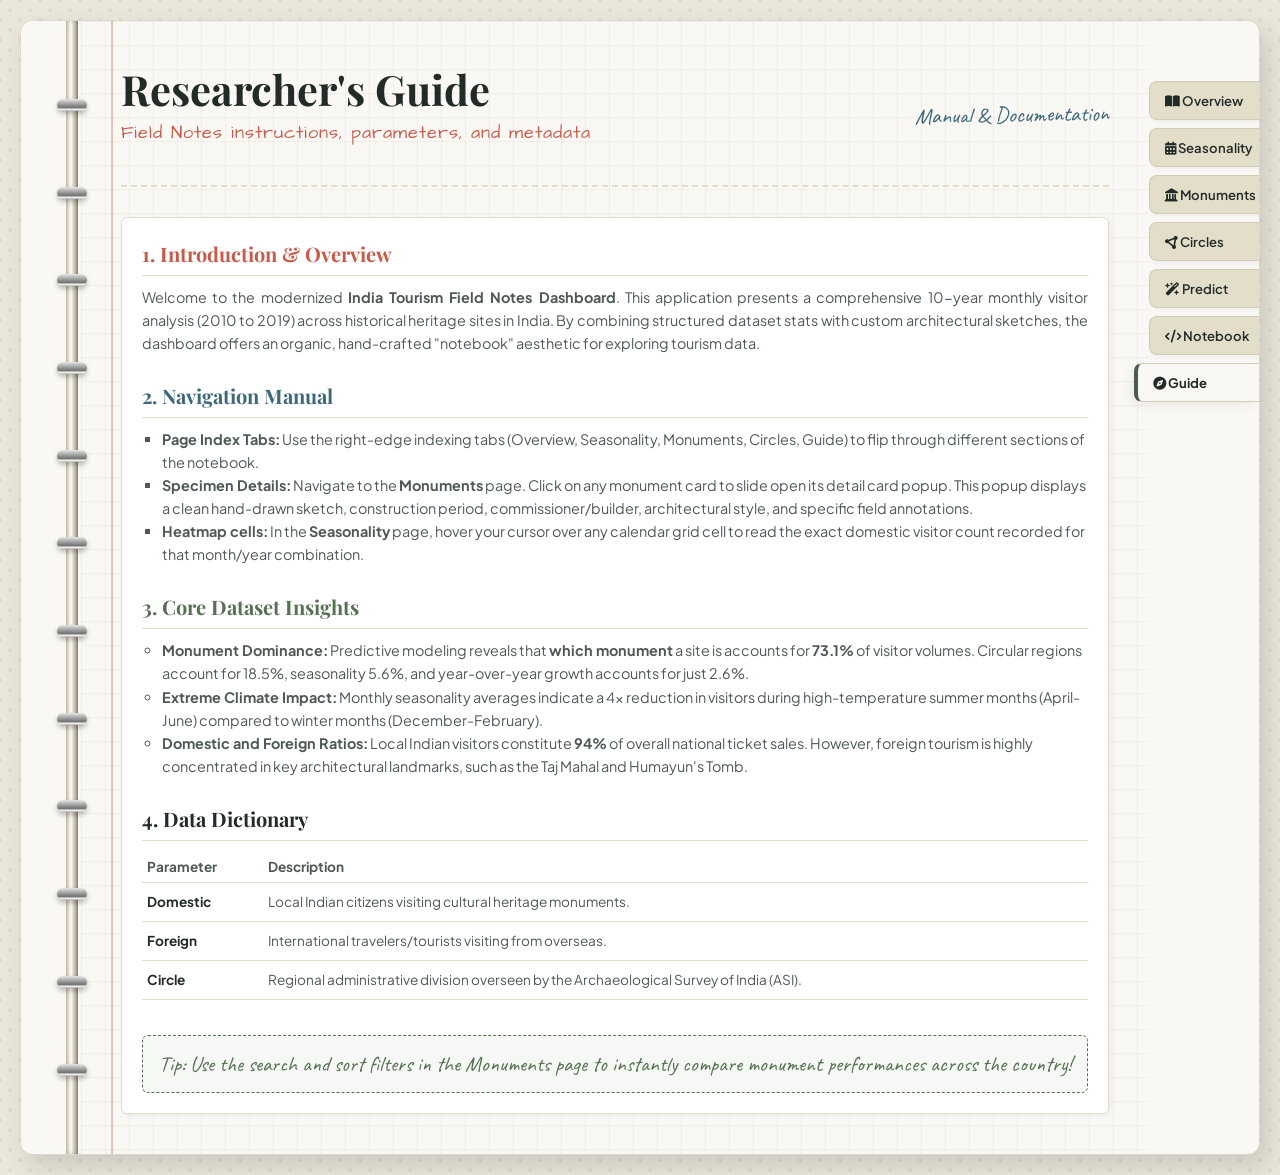
<file: guide.html>
<!DOCTYPE html>
<html lang="en">
<head>
    <meta charset="UTF-8">
    <meta name="viewport" content="width=device-width, initial-scale=1.0">
    <title>India Tourism Field Notes - Guide</title>
    <link rel="stylesheet" href="index.css">
    <link rel="stylesheet" href="https://cdnjs.cloudflare.com/ajax/libs/font-awesome/6.4.0/css/all.min.css">
</head>
<body>

    <!-- Notebook Container -->
    <div class="notebook">
        
        <!-- Spiral Spine Background -->
        <div class="notebook-spine"></div>
        
        <!-- Spiral Rings -->
        <div class="notebook-rings">
            <div class="ring"></div>
            <div class="ring"></div>
            <div class="ring"></div>
            <div class="ring"></div>
            <div class="ring"></div>
            <div class="ring"></div>
            <div class="ring"></div>
            <div class="ring"></div>
            <div class="ring"></div>
            <div class="ring"></div>
            <div class="ring"></div>
            <div class="ring"></div>
        </div>
        
        <!-- Navigation Divider Tabs -->
        <div class="notebook-tabs">
            <a href="index.html" class="tab-link tab-home" id="link-home">
                <i class="fa-solid fa-book-open"></i> Overview
            </a>
            <a href="seasonality.html" class="tab-link tab-season" id="link-season">
                <i class="fa-solid fa-calendar-days"></i> Seasonality
            </a>
            <a href="monuments.html" class="tab-link tab-monuments" id="link-monuments">
                <i class="fa-solid fa-landmark"></i> Monuments
            </a>
            <a href="circles.html" class="tab-link tab-circles" id="link-circles">
                <i class="fa-solid fa-circle-nodes"></i> Circles
            </a>
            <a href="predict.html" class="tab-link tab-predict" id="link-predict">
                <i class="fa-solid fa-wand-magic-sparkles"></i> Predict
            </a>
            <a href="notebook.html" class="tab-link tab-notebook" id="link-notebook">
                <i class="fa-solid fa-code"></i> Notebook
            </a>
            <a href="guide.html" class="tab-link tab-guide active" id="link-guide">
                <i class="fa-solid fa-compass"></i> Guide
            </a>
        </div>
        
        <!-- Notebook Ruled/Graph Paper Content -->
        <main class="paper-content">
            
            <!-- Journal Title Header -->
            <header class="header-actions">
                <div>
                    <h1 class="journal-title">Researcher's Guide</h1>
                    <div class="journal-subtitle">Field Notes instructions, parameters, and metadata</div>
                </div>
                <div class="handwritten-note">
                    Manual & Documentation
                </div>
            </header>
            
            <!-- Guide Document Sheet -->
            <div class="chart-container" style="flex: 1; overflow-y: auto; line-height: 1.6; font-size: 0.9rem;">
                
                <!-- Section 1 -->
                <div style="margin-bottom: 25px;">
                    <h3 style="font-family: var(--font-serif); font-size: 1.25rem; color: var(--accent-terracotta); border-bottom: 1px solid var(--paper-line); padding-bottom: 5px; margin-bottom: 10px;">
                        1. Introduction & Overview
                    </h3>
                    <p style="text-align: justify; color: var(--ink-medium);">
                        Welcome to the modernized <strong>India Tourism Field Notes Dashboard</strong>. This application presents a comprehensive 10-year monthly visitor analysis (2010 to 2019) across historical heritage sites in India. By combining structured dataset stats with custom architectural sketches, the dashboard offers an organic, hand-crafted "notebook" aesthetic for exploring tourism data.
                    </p>
                </div>
                
                <!-- Section 2 -->
                <div style="margin-bottom: 25px;">
                    <h3 style="font-family: var(--font-serif); font-size: 1.25rem; color: var(--accent-blue); border-bottom: 1px solid var(--paper-line); padding-bottom: 5px; margin-bottom: 10px;">
                        2. Navigation Manual
                    </h3>
                    <ul style="list-style-type: square; margin-left: 20px; color: var(--ink-medium);">
                        <li>
                            <strong>Page Index Tabs:</strong> Use the right-edge indexing tabs (Overview, Seasonality, Monuments, Circles, Guide) to flip through different sections of the notebook.
                        </li>
                        <li>
                            <strong>Specimen Details:</strong> Navigate to the <strong>Monuments</strong> page. Click on any monument card to slide open its detail card popup. This popup displays a clean hand-drawn sketch, construction period, commissioner/builder, architectural style, and specific field annotations.
                        </li>
                        <li>
                            <strong>Heatmap cells:</strong> In the <strong>Seasonality</strong> page, hover your cursor over any calendar grid cell to read the exact domestic visitor count recorded for that month/year combination.
                        </li>
                    </ul>
                </div>
                
                <!-- Section 3 -->
                <div style="margin-bottom: 25px;">
                    <h3 style="font-family: var(--font-serif); font-size: 1.25rem; color: var(--accent-moss); border-bottom: 1px solid var(--paper-line); padding-bottom: 5px; margin-bottom: 10px;">
                        3. Core Dataset Insights
                    </h3>
                    <ul style="list-style-type: circle; margin-left: 20px; color: var(--ink-medium);">
                        <li>
                            <strong>Monument Dominance:</strong> Predictive modeling reveals that <strong>which monument</strong> a site is accounts for <strong>73.1%</strong> of visitor volumes. Circular regions account for 18.5%, seasonality 5.6%, and year-over-year growth accounts for just 2.6%.
                        </li>
                        <li>
                            <strong>Extreme Climate Impact:</strong> Monthly seasonality averages indicate a 4x reduction in visitors during high-temperature summer months (April-June) compared to winter months (December-February).
                        </li>
                        <li>
                            <strong>Domestic and Foreign Ratios:</strong> Local Indian visitors constitute <strong>94%</strong> of overall national ticket sales. However, foreign tourism is highly concentrated in key architectural landmarks, such as the Taj Mahal and Humayun's Tomb.
                        </li>
                    </ul>
                </div>
                
                <!-- Section 4 -->
                <div style="margin-bottom: 15px;">
                    <h3 style="font-family: var(--font-serif); font-size: 1.25rem; color: var(--ink-dark); border-bottom: 1px solid var(--paper-line); padding-bottom: 5px; margin-bottom: 10px;">
                        4. Data Dictionary
                    </h3>
                    <table style="width: 100%; border-collapse: collapse; font-size: 0.85rem; text-align: left; margin-top: 10px;">
                        <thead>
                            <tr style="border-bottom: 1px solid var(--paper-line); font-weight: bold; color: var(--ink-medium);">
                                <th style="padding: 5px;">Parameter</th>
                                <th style="padding: 5px;">Description</th>
                            </tr>
                        </thead>
                        <tbody>
                            <tr style="border-bottom: 1px solid var(--paper-line);">
                                <td style="padding: 8px 5px; font-weight: bold;">Domestic</td>
                                <td style="padding: 8px 5px; color: var(--ink-medium);">Local Indian citizens visiting cultural heritage monuments.</td>
                            </tr>
                            <tr style="border-bottom: 1px solid var(--paper-line);">
                                <td style="padding: 8px 5px; font-weight: bold;">Foreign</td>
                                <td style="padding: 8px 5px; color: var(--ink-medium);">International travelers/tourists visiting from overseas.</td>
                            </tr>
                            <tr style="border-bottom: 1px solid var(--paper-line);">
                                <td style="padding: 8px 5px; font-weight: bold;">Circle</td>
                                <td style="padding: 8px 5px; color: var(--ink-medium);">Regional administrative division overseen by the Archaeological Survey of India (ASI).</td>
                            </tr>
                        </tbody>
                    </table>
                </div>
                
                <div style="margin-top: 20px; padding: 15px; background: rgba(85, 114, 80, 0.05); border: 1px dashed var(--accent-moss); border-radius: 6px;">
                    <p style="font-family: var(--font-hand); color: var(--accent-moss); font-size: 1.35rem; line-height: 1.2; text-align: center;">
                        Tip: Use the search and sort filters in the Monuments page to instantly compare monument performances across the country!
                    </p>
                </div>
                
            </div>
            
        </main>
        
    </div>

    <script src="app.js"></script>
</body>
</html>
</file>
<file: index.css>
/* Import premium typography from Google Fonts */
@import url('https://fonts.googleapis.com/css2?family=Architects+Daughter&family=Caveat:wght@400;700&family=Plus+Jakarta+Sans:wght@300;400;500;600;700&family=Playfair+Display:ital,wght@0,400;0,700;1,400&display=swap');

:root {
    /* Color Palette - Journal theme */
    --bg-paper: #faf8f5;
    --paper-line: #e3dec9;
    --paper-grid: rgba(227, 222, 201, 0.4);
    --ink-dark: #232b28;
    --ink-medium: #4e5954;
    --ink-light: #8b9690;

    /* Accents - Vintage ink shades */
    --accent-terracotta: #c85a49;
    --accent-blue: #3d687a;
    --accent-moss: #557250;
    --accent-mustard: #d4a343;

    /* Shadows - Soft pencil shades */
    --pencil-shadow-sm: 2px 2px 5px rgba(35, 43, 40, 0.06);
    --pencil-shadow: 4px 4px 12px rgba(35, 43, 40, 0.1);
    --pencil-shadow-lg: 8px 12px 24px rgba(35, 43, 40, 0.15);

    /* Fonts */
    --font-sans: 'Plus Jakarta Sans', sans-serif;
    --font-serif: 'Playfair Display', serif;
    --font-sketch: 'Architects Daughter', cursive;
    --font-hand: 'Caveat', cursive;
}

* {
    box-sizing: border-box;
    margin: 0;
    padding: 0;
}

body {
    background-color: #eae6db;
    background-image: radial-gradient(rgba(0, 0, 0, 0.05) 15%, transparent 15%),
        radial-gradient(rgba(0, 0, 0, 0.05) 15%, transparent 15%);
    background-size: 20px 20px;
    background-position: 0 0, 10px 10px;
    font-family: var(--font-sans);
    color: var(--ink-dark);
    min-height: 100vh;
    padding: 20px;
    display: flex;
    justify-content: center;
    align-items: center;
}

/* Notebook Container Layout */
.notebook {
    background: var(--bg-paper);
    width: 100%;
    max-width: 1280px;
    min-height: 850px;
    border-radius: 12px;
    box-shadow: var(--pencil-shadow-lg);
    position: relative;
    display: flex;
    flex-direction: column;
    overflow: hidden;
    border: 1px solid #dcd7c9;
}

/* Notebook Spine (Spiral effect) */
.notebook-spine {
    position: absolute;
    left: 45px;
    top: 0;
    bottom: 0;
    width: 12px;
    background: linear-gradient(90deg, #d3cbb5 0%, #ffffff 40%, #c4baa1 80%, #998e72 100%);
    box-shadow: inset 2px 0 5px rgba(0, 0, 0, 0.1), inset -2px 0 5px rgba(0, 0, 0, 0.1);
    z-index: 10;
}

/* Ring Bindings */
.notebook-rings {
    position: absolute;
    left: 36px;
    top: 0;
    bottom: 0;
    width: 30px;
    display: flex;
    flex-direction: column;
    justify-content: space-around;
    padding: 40px 0;
    z-index: 11;
    pointer-events: none;
}

.ring {
    width: 30px;
    height: 12px;
    background: linear-gradient(180deg, #e6e6e6 0%, #b3b3b3 30%, #737373 70%, #ffffff 90%, #999999 100%);
    border-radius: 6px;
    box-shadow: 0 3px 5px rgba(0, 0, 0, 0.25);
    margin: 15px 0;
}

/* Navigation Tabs (Right Side) */
.notebook-tabs {
    position: absolute;
    right: 0;
    top: 60px;
    display: flex;
    flex-direction: column;
    gap: 8px;
    z-index: 5;
}

.tab-link {
    display: block;
    width: 125px;
    padding: 10px 10px 10px 15px;
    background: #e3dec9;
    border: 1px solid #d3cbb5;
    border-right: none;
    border-radius: 8px 0 0 8px;
    color: var(--ink-dark);
    font-family: var(--font-sans);
    font-size: 0.82rem;
    font-weight: 600;
    text-decoration: none;
    transition: all 0.3s cubic-bezier(0.25, 0.8, 0.25, 1);
    transform: translateX(15px);
    box-shadow: var(--pencil-shadow-sm);
    cursor: pointer;
}

.tab-link:hover {
    transform: translateX(0);
}

.tab-link.active {
    background: var(--bg-paper);
    transform: translateX(0);
    border-left: 4px solid var(--accent-terracotta);
    font-weight: 700;
    box-shadow: -4px 4px 10px rgba(0, 0, 0, 0.05);
    z-index: 6;
}

/* Divider colors for active tabs (left-border indicator) */
.tab-home.active {
    border-left-color: var(--accent-terracotta);
}

.tab-season.active {
    border-left-color: var(--accent-blue);
}

.tab-monuments.active {
    border-left-color: var(--accent-moss);
}

.tab-circles.active {
    border-left-color: var(--accent-mustard);
}

.tab-predict.active {
    border-left-color: var(--accent-terracotta);
}

.tab-notebook.active {
    border-left-color: var(--accent-moss);
}

.tab-guide.active {
    border-left-color: var(--ink-medium);
}

/* Main Paper Content Area */
.paper-content {
    flex: 1;
    margin-left: 60px;
    /* offset for spine */
    margin-right: 110px;
    /* offset for tabs */
    padding: 40px;
    background-image:
        /* Graph paper grids */
        linear-gradient(var(--paper-grid) 1px, transparent 1px),
        linear-gradient(90deg, var(--paper-grid) 1px, transparent 1px);
    background-size: 24px 24px;
    position: relative;
    min-height: 850px;
    display: flex;
    flex-direction: column;
}

/* Margin lines on notebook paper */
.paper-content::before {
    content: '';
    position: absolute;
    left: 30px;
    top: 0;
    bottom: 0;
    width: 2px;
    background-color: rgba(200, 90, 73, 0.35);
    /* red margin line */
}

/* Typography styles */
h1.journal-title {
    font-family: var(--font-serif);
    font-size: 2.6rem;
    font-weight: 700;
    color: var(--ink-dark);
    margin-bottom: 5px;
    position: relative;
    display: inline-block;
}

.journal-subtitle {
    font-family: var(--font-sketch);
    font-size: 1.1rem;
    color: var(--accent-terracotta);
    margin-bottom: 25px;
    letter-spacing: 1px;
}

.handwritten-note {
    font-family: var(--font-hand);
    font-size: 1.4rem;
    color: var(--accent-blue);
    line-height: 1.2;
    transform: rotate(-1deg);
    display: inline-block;
}

/* Header Action Row */
.header-actions {
    display: flex;
    justify-content: space-between;
    align-items: center;
    border-bottom: 2px dashed var(--paper-line);
    padding-bottom: 15px;
    margin-bottom: 30px;
}

/* Card Styling - Specimen/Notebook style */
.specimen-card {
    background: #ffffff;
    border: 1px solid #e3dec9;
    border-radius: 6px;
    padding: 20px;
    box-shadow: var(--pencil-shadow-sm);
    position: relative;
    transition: transform 0.2s, box-shadow 0.2s;
    background-image: linear-gradient(rgba(240, 240, 240, 0.3) 1px, transparent 1px);
    background-size: 100% 20px;
}

.specimen-card:hover {
    transform: translateY(-2px);
    box-shadow: var(--pencil-shadow);
}

/* Pin / Tape Decorative element */
.tape {
    position: absolute;
    top: -10px;
    left: 50%;
    transform: translateX(-50%) rotate(-3deg);
    width: 80px;
    height: 20px;
    background: rgba(222, 212, 178, 0.4);
    box-shadow: 0 1px 3px rgba(0, 0, 0, 0.05);
    border-left: 1px dashed rgba(0, 0, 0, 0.1);
    border-right: 1px dashed rgba(0, 0, 0, 0.1);
    backdrop-filter: blur(1px);
}

/* Dashboard Summary Cards Grid */
.summary-grid {
    display: grid;
    grid-template-columns: repeat(4, 1fr);
    gap: 20px;
    margin-bottom: 30px;
}

.summary-card {
    padding: 15px 20px;
    display: flex;
    flex-direction: column;
}

.summary-label {
    font-size: 0.8rem;
    text-transform: uppercase;
    letter-spacing: 1px;
    color: var(--ink-light);
    font-weight: 600;
}

.summary-val {
    font-size: 1.8rem;
    font-weight: 700;
    color: var(--ink-dark);
    margin: 5px 0;
    font-family: var(--font-serif);
}

.summary-sub {
    font-size: 0.8rem;
    color: var(--ink-medium);
}

/* Dashboard Visualizations Row */
.vis-row {
    display: grid;
    grid-template-columns: 2fr 1fr;
    gap: 25px;
    flex: 1;
}

.vis-row.seasonality-row {
    display: grid;
    grid-template-columns: 1fr 1fr;
    gap: 20px;
    align-items: stretch;
    width: 100%;
}

.chart-container {
    background: #ffffff;
    border: 1px solid #e3dec9;
    border-radius: 6px;
    padding: 20px;
    box-shadow: var(--pencil-shadow-sm);
    display: flex;
    flex-direction: column;
    min-height: 380px;
    width: 100%;
    overflow: visible;
}

.chart-header {
    display: flex;
    justify-content: space-between;
    align-items: center;
    margin-bottom: 15px;
    padding-bottom: 10px;
    border-bottom: 1px solid var(--paper-line);
}

.chart-title {
    font-family: var(--font-serif);
    font-size: 1.2rem;
    font-weight: 700;
}

/* Form inputs & filters */
.filter-select {
    padding: 6px 12px;
    border: 1px solid #cbd2ce;
    border-radius: 4px;
    font-family: var(--font-sans);
    font-size: 0.85rem;
    color: var(--ink-dark);
    background-color: #ffffff;
    cursor: pointer;
    outline: none;
    transition: border-color 0.2s;
}

.filter-select:focus {
    border-color: var(--accent-blue);
}

/* Feature importance list (handwritten feel) */
.importance-list {
    list-style: none;
    margin-top: 15px;
}

.importance-item {
    padding: 12px 10px;
    border-bottom: 1px solid var(--paper-line);
    display: flex;
    justify-content: space-between;
    align-items: center;
}

.importance-name {
    font-family: var(--font-sans);
    font-weight: 500;
    font-size: 0.9rem;
}

.importance-val {
    font-family: var(--font-sketch);
    color: var(--accent-terracotta);
    font-weight: 700;
    font-size: 1.1rem;
}

/* Doodle gallery grid */
.doodles-grid {
    display: grid;
    grid-template-columns: repeat(auto-fill, minmax(220px, 1fr));
    gap: 20px;
    margin-top: 20px;
    overflow-y: auto;
    max-height: 520px;
    padding-right: 5px;
}

.doodle-card {
    text-align: center;
    cursor: pointer;
    padding: 15px;
}

.doodle-image-container {
    background: #fdfdfd;
    border: 1px solid #eae5d3;
    border-radius: 4px;
    height: 170px;
    display: flex;
    justify-content: center;
    align-items: center;
    margin-bottom: 12px;
    overflow: hidden;
    position: relative;
    box-shadow: inset 0 0 10px rgba(0, 0, 0, 0.02);
}

.doodle-image-container img {
    max-width: 100%;
    max-height: 100%;
    object-fit: contain;
    filter: grayscale(1) contrast(1.05) brightness(0.98);
    mix-blend-mode: multiply;
    transition: transform 0.3s;
}

.doodle-card:hover .doodle-image-container img {
    transform: scale(1.05);
}

.doodle-title {
    font-family: var(--font-serif);
    font-weight: 700;
    font-size: 1rem;
    color: var(--ink-dark);
}

.doodle-subtitle {
    font-size: 0.8rem;
    color: var(--ink-light);
    margin-top: 3px;
}

/* Search bar styling */
.search-container {
    position: relative;
    width: 250px;
}

.search-input {
    width: 100%;
    padding: 8px 12px 8px 32px;
    border: 1px solid #cbd2ce;
    border-radius: 20px;
    font-family: var(--font-sans);
    font-size: 0.85rem;
    outline: none;
    transition: all 0.2s;
}

.search-input:focus {
    border-color: var(--accent-moss);
    box-shadow: 0 0 5px rgba(85, 114, 80, 0.15);
}

.search-icon {
    position: absolute;
    left: 12px;
    top: 50%;
    transform: translateY(-50%);
    color: var(--ink-light);
    pointer-events: none;
}

/* Specimen Detail Popup (Modal) */
.specimen-modal {
    position: fixed;
    top: 0;
    left: 0;
    right: 0;
    bottom: 0;
    background: rgba(35, 43, 40, 0);
    backdrop-filter: blur(0px);
    display: flex;
    justify-content: center;
    align-items: center;
    z-index: 100;
    opacity: 0;
    pointer-events: none;
    transition: opacity 0.35s cubic-bezier(0.16, 1, 0.3, 1), background-color 0.35s cubic-bezier(0.16, 1, 0.3, 1), backdrop-filter 0.35s cubic-bezier(0.16, 1, 0.3, 1);
}

.specimen-modal.show {
    opacity: 1;
    pointer-events: auto;
    background: rgba(35, 43, 40, 0.5);
    backdrop-filter: blur(4px);
}

.modal-sheet {
    background: var(--bg-paper);
    width: 90%;
    max-width: 780px;
    border: 1px solid #e3dec9;
    border-radius: 8px;
    box-shadow: var(--pencil-shadow-lg);
    display: grid;
    grid-template-columns: 1fr 1.2fr;
    overflow: hidden;
    position: relative;
    animation: modalSlide 0.3s cubic-bezier(0.25, 0.8, 0.25, 1);
    background-image:
        linear-gradient(var(--paper-grid) 1px, transparent 1px),
        linear-gradient(90deg, var(--paper-grid) 1px, transparent 1px);
    background-size: 20px 20px;
    padding: 30px;
}

@keyframes modalSlide {
    from {
        transform: translateY(30px);
    }

    to {
        transform: translateY(0);
    }
}

.modal-close {
    position: absolute;
    top: 15px;
    right: 15px;
    width: 30px;
    height: 30px;
    border: none;
    background: none;
    font-size: 1.5rem;
    color: var(--ink-light);
    cursor: pointer;
    z-index: 10;
    display: flex;
    justify-content: center;
    align-items: center;
    border-radius: 50%;
    transition: background-color 0.2s;
}

.modal-close:hover {
    background-color: rgba(0, 0, 0, 0.05);
    color: var(--ink-dark);
}

.modal-left {
    padding-right: 25px;
    border-right: 1px dashed var(--paper-line);
    display: flex;
    flex-direction: column;
    justify-content: center;
}

.modal-right {
    padding-left: 25px;
    display: flex;
    flex-direction: column;
}

.modal-doodle-container {
    background: #ffffff;
    border: 1px solid #eae5d3;
    border-radius: 4px;
    height: 220px;
    display: flex;
    justify-content: center;
    align-items: center;
    overflow: hidden;
    margin-bottom: 20px;
    box-shadow: var(--pencil-shadow-sm);
}

.modal-doodle-container img {
    max-width: 95%;
    max-height: 95%;
    object-fit: contain;
    filter: grayscale(1) contrast(1.05) brightness(0.98);
    mix-blend-mode: multiply;
}

.specimen-label {
    display: inline-block;
    padding: 2px 8px;
    background: rgba(212, 163, 67, 0.15);
    border: 1px solid rgba(212, 163, 67, 0.4);
    color: #a47619;
    font-size: 0.75rem;
    font-weight: 700;
    text-transform: uppercase;
    letter-spacing: 1px;
    border-radius: 3px;
    margin-bottom: 10px;
}

.specimen-meta-table {
    width: 100%;
    margin-top: 15px;
    border-collapse: collapse;
}

.specimen-meta-table td {
    padding: 8px 0;
    font-size: 0.85rem;
    border-bottom: 1px solid var(--paper-line);
}

.specimen-meta-table td.meta-label {
    color: var(--ink-light);
    font-weight: 600;
    width: 110px;
}

.specimen-meta-table td.meta-val {
    font-weight: 500;
}

/* Seasonality / heatmap grid */
.heatmap-container {
    display: flex;
    flex-direction: column;
    flex: 1;
    margin-top: 10px;
}

.heatmap-grid {
    display: grid;
    grid-template-columns: 42px repeat(12, 1fr);
    gap: 2px;
    margin-top: 10px;
    width: 100%;
}

.heatmap-label {
    font-size: 0.68rem;
    font-weight: 600;
    color: var(--ink-medium);
    display: flex;
    align-items: center;
    justify-content: center;
    overflow: hidden;
    text-overflow: ellipsis;
    white-space: nowrap;
}

.heatmap-header {
    border-bottom: 1px solid var(--paper-line);
    padding-bottom: 5px;
    margin-bottom: 5px;
}

.heatmap-cell {
    aspect-ratio: 1 / 1;
    border-radius: 3px;
    display: flex;
    justify-content: center;
    align-items: center;
    font-size: 0.62rem;
    color: transparent;
    font-weight: 600;
    transition: all 0.2s;
    cursor: pointer;
    box-shadow: inset 0 0 2px rgba(255, 255, 255, 0.4);
}

.heatmap-cell:hover {
    color: var(--ink-dark);
    transform: scale(1.1);
    box-shadow: var(--pencil-shadow-sm);
    z-index: 2;
}

/* Heatmap color scales based on value */
.scale-0 {
    background-color: #f1efdf;
}

/* very low */
.scale-1 {
    background-color: #dbe4cc;
}

/* low */
.scale-2 {
    background-color: #bbd3bd;
}

/* low-mid */
.scale-3 {
    background-color: #92bfa0;
}

/* mid */
.scale-4 {
    background-color: #6da684;
}

/* mid-high */
.scale-5 {
    background-color: #4b8c69;
}

/* high */
.scale-6 {
    background-color: #2c724f;
}

/* peak */

/* Legend styling */
.heatmap-legend {
    display: flex;
    align-items: center;
    justify-content: flex-end;
    gap: 8px;
    margin-top: 15px;
    font-size: 0.8rem;
    color: var(--ink-medium);
}

.legend-box {
    width: 16px;
    height: 16px;
    border-radius: 2px;
}

/* Scrollbar customization to keep pencil-sketch vibe */
::-webkit-scrollbar {
    width: 6px;
    height: 6px;
}

::-webkit-scrollbar-track {
    background: transparent;
}

::-webkit-scrollbar-thumb {
    background: var(--paper-line);
    border-radius: 3px;
}

::-webkit-scrollbar-thumb:hover {
    background: var(--ink-light);
}

/* Responsive adjust */
@media (max-width: 1024px) {

    .vis-row,
    .vis-row.seasonality-row {
        grid-template-columns: 1fr;
    }

    .summary-grid {
        grid-template-columns: repeat(2, 1fr);
    }
}

/* ── RESEARCH NOTEBOOK STYLING ── */
.notebook-scroll-container {
    flex: 1;
    overflow-y: auto;
    padding-right: 15px;
    margin-right: -10px;
}

.notebook-cell {
    margin-bottom: 25px;
    font-size: 0.95rem;
    line-height: 1.6;
}

.markdown-cell {
    color: var(--ink-dark);
    font-family: var(--font-main);
}

.markdown-cell h1,
.markdown-cell h2,
.markdown-cell h3 {
    font-family: var(--font-main);
    color: var(--ink-dark);
    margin-top: 20px;
    margin-bottom: 10px;
    font-weight: 700;
}

.markdown-cell h1 {
    font-size: 1.6rem;
    border-bottom: 1px dashed var(--paper-line);
    padding-bottom: 5px;
}

.markdown-cell h2 {
    font-size: 1.3rem;
}

.markdown-cell h3 {
    font-size: 1.1rem;
}

.markdown-cell p {
    margin-bottom: 12px;
}

.markdown-cell ul,
.markdown-cell ol {
    margin-left: 20px;
    margin-bottom: 12px;
}

.markdown-cell li {
    margin-bottom: 4px;
}

.code-cell {
    background: rgba(255, 255, 255, 0.4);
    border: 1px solid var(--paper-line);
    border-radius: 6px;
    padding: 15px;
    box-shadow: var(--pencil-shadow-sm);
}

.cell-input {
    display: flex;
    gap: 15px;
}

.cell-input-label {
    font-family: 'Space Mono', monospace;
    font-size: 0.8rem;
    color: var(--accent-blue);
    font-weight: bold;
    min-width: 65px;
    user-select: none;
}

.cell-input pre {
    flex: 1;
    margin: 0;
    font-size: 0.85rem;
    background: none !important;
    padding: 0 !important;
}

.cell-output {
    display: flex;
    gap: 15px;
    margin-top: 10px;
    border-top: 1px dashed var(--paper-line);
    padding-top: 10px;
}

.output-stdout {
    flex: 1;
    font-family: 'Space Mono', monospace;
    font-size: 0.8rem;
    color: var(--ink-medium);
    white-space: pre-wrap;
    background: rgba(0, 0, 0, 0.02);
    padding: 10px;
    border-radius: 4px;
    border: 1px solid rgba(0, 0, 0, 0.05);
}

.output-table {
    flex: 1;
    overflow-x: auto;
}

.output-table table {
    width: 100%;
    border-collapse: collapse;
    font-size: 0.8rem;
    font-family: var(--font-main);
}

.output-table th,
.output-table td {
    padding: 6px 10px;
    border: 1px solid var(--paper-line);
    text-align: left;
}

.output-table th {
    background: rgba(0, 0, 0, 0.03);
    font-weight: 600;
}

.taped-plot {
    position: relative;
    background: white;
    padding: 15px;
    border: 1px solid #ddd;
    box-shadow: 0 4px 8px rgba(0, 0, 0, 0.05);
    margin: 20px auto;
    max-width: 90%;
    transform: rotate(-1deg);
    display: inline-block;
}

.taped-plot img {
    max-width: 100%;
    height: auto;
    display: block;
}

.taped-plot .tape {
    position: absolute;
    top: -12px;
    left: 50%;
    transform: translateX(-50%) rotate(2deg);
    width: 100px;
    height: 25px;
    background-color: rgba(243, 230, 190, 0.7);
    box-shadow: 0 1px 3px rgba(0, 0, 0, 0.05);
    border-left: 1px dashed rgba(0, 0, 0, 0.1);
    border-right: 1px dashed rgba(0, 0, 0, 0.1);
}

/* Responsive Layout for Mobile and Tablet Screens */
@media (max-width: 992px) {
    body {
        padding: 10px;
    }

    /* Remove the fixed height to let the notebook grow vertically */
    .notebook {
        min-height: auto;
    }

    /* Adjust page margins to gain more screen space on mobile */
    .paper-content {
        margin-left: 50px;
        /* Slightly smaller spine offset */
        margin-right: 20px;
        /* Tabs move or adjust, clear room */
        padding: 20px;
        min-height: auto;
    }

    /* Change the layout grid from 2-columns side-by-side to a 1-column stack */
    .vis-row,
    .vis-row.seasonality-row {
        grid-template-columns: 1fr;
        gap: 20px;
    }

    /* Stack summary metric cards 2x2 instead of 4 in a row */
    .summary-grid {
        grid-template-columns: repeat(2, 1fr);
    }

    /* Make the title adapt to smaller screen text constraints */
    h1.journal-title {
        font-size: 2rem;
    }

    /* Mobile Tabs Fix: Horizontal scrollable tabs instead of vertical overlay */
    .notebook-tabs {
        position: static;
        flex-direction: row;
        width: calc(100% - 45px);
        margin-left: 45px;
        overflow-x: auto;
        padding: 10px 10px 0 10px;
        gap: 5px;
        background: transparent;
        /* hide scrollbar */
        scrollbar-width: none;
        -ms-overflow-style: none;
        border-bottom: 2px solid #d3cbb5;
        margin-bottom: 10px;
    }
    .notebook-tabs::-webkit-scrollbar {
        display: none;
    }

    .tab-link {
        width: auto;
        white-space: nowrap;
        padding: 10px 15px;
        border-radius: 8px 8px 0 0;
        border: 1px solid #d3cbb5;
        border-bottom: none;
        transform: translateY(2px);
        box-shadow: none;
        background: #e3dec9;
    }

    .tab-link:hover {
        transform: translateY(0);
    }

    .tab-link.active {
        transform: translateY(2px);
        border-left: 1px solid #d3cbb5;
        border-bottom: 2px solid var(--bg-paper);
        background: var(--bg-paper);
        box-shadow: none;
        z-index: 10;
    }
    
    .tab-home.active, .tab-season.active, .tab-monuments.active, 
    .tab-circles.active, .tab-predict.active, .tab-notebook.active, 
    .tab-guide.active {
        border-left-color: #d3cbb5; /* reset the colored left border on mobile */
        border-top: 3px solid var(--accent-terracotta); /* top color instead */
    }
    .tab-season.active { border-top-color: var(--accent-blue); }
    .tab-monuments.active { border-top-color: var(--accent-moss); }
    .tab-circles.active { border-top-color: var(--accent-mustard); }
    .tab-notebook.active { border-top-color: var(--accent-moss); }
    .tab-guide.active { border-top-color: var(--ink-medium); }

    .paper-content {
        margin-left: 50px;
        margin-right: 15px;
        padding: 15px;
        min-height: auto;
    }
}

@media (max-width: 576px) {

    /* Stack summary cards in a single column on extra small phones */
    .summary-grid {
        grid-template-columns: 1fr;
    }

    /* Hide decorative notebook elements on tiny screens if they crowd the view */
    .notebook-rings,
    .notebook-spine {
        display: none;
    }
    
    .notebook-tabs {
        margin-left: 0;
        width: 100%;
    }

    .paper-content {
        margin-left: 0;
        margin-right: 0;
        padding: 10px;
    }

    .paper-content::before {
        display: none;
        /* Hide red margin line */
    }
}

/* ==========================================================================
   Premium Animations & Micro-Interactions
   ========================================================================== */

/* Keyframes for elegant page entrance */
@keyframes fadeInUp {
    from {
        opacity: 0;
        transform: translateY(20px);
    }
    to {
        opacity: 1;
        transform: translateY(0);
    }
}

@keyframes ringSwing {
    0%, 100% { transform: rotate(0deg); }
    50% { transform: rotate(2deg); }
}

@keyframes tapeWiggle {
    0%, 100% { transform: translateX(-50%) rotate(-3deg); }
    50% { transform: translateX(-50%) rotate(-1deg); }
}

/* Staggered page content loading animation */
.paper-content > * {
    animation: fadeInUp 0.75s cubic-bezier(0.16, 1, 0.3, 1) both;
}
.paper-content > *:nth-child(1) { animation-delay: 0.04s; }
.paper-content > *:nth-child(2) { animation-delay: 0.12s; }
.paper-content > *:nth-child(3) { animation-delay: 0.20s; }
.paper-content > *:nth-child(4) { animation-delay: 0.28s; }
.paper-content > *:nth-child(5) { animation-delay: 0.36s; }

/* Tactile Notebook ring swinging effect */
.notebook-rings .ring {
    animation: ringSwing 6s ease-in-out infinite;
}
.notebook-rings .ring:nth-child(even) {
    animation-delay: 1.5s;
}

/* Sticky tape wiggle effect on hover */
.specimen-card:hover .tape {
    animation: tapeWiggle 1.5s ease-in-out infinite;
}

/* Tactile hover for cards (lift, rotation, scale) */
.specimen-card {
    transition: transform 0.3s cubic-bezier(0.16, 1, 0.3, 1), box-shadow 0.3s cubic-bezier(0.16, 1, 0.3, 1), border-color 0.3s ease;
}

.specimen-card:hover {
    transform: translateY(-5px) scale(1.01) rotate(0.4deg);
    box-shadow: var(--pencil-shadow-lg);
    border-color: var(--accent-blue);
}

/* Specific styling for summary cards on hover */
.summary-card:hover {
    transform: translateY(-5px) scale(1.02) rotate(-0.5deg);
    border-color: var(--accent-terracotta);
}

/* Tab link hover effect improvement */
.tab-link {
    transition: transform 0.3s cubic-bezier(0.16, 1, 0.3, 1), background 0.3s ease, border-left-width 0.2s ease;
}

.tab-link:hover {
    transform: translateX(3px) scale(1.03);
    background: #eae5d3;
}

.tab-link.active {
    transform: translateX(0);
}

/* Smooth modal sheet transitions */
.specimen-modal {
    transition: opacity 0.35s cubic-bezier(0.16, 1, 0.3, 1), backdrop-filter 0.35s cubic-bezier(0.16, 1, 0.3, 1);
}

.modal-sheet {
    transform: scale(0.95) translateY(20px);
    opacity: 0;
    transition: transform 0.4s cubic-bezier(0.16, 1, 0.3, 1), opacity 0.4s cubic-bezier(0.16, 1, 0.3, 1);
    animation: none; /* override older animation */
}

.specimen-modal.show .modal-sheet {
    transform: scale(1) translateY(0);
    opacity: 1;
}

/* Hover for buttons */
.filter-select, select, button, input[type="submit"] {
    transition: all 0.25s cubic-bezier(0.16, 1, 0.3, 1);
}

.filter-select:hover, select:hover, button:hover:not(.modal-close) {
    transform: translateY(-1px);
    box-shadow: 0 4px 8px rgba(0, 0, 0, 0.08);
}

/* ==========================================================================
   Mobile Grid Layout Fixes
   ========================================================================== */
.predict-results-grid {
    display: grid;
    grid-template-columns: 1fr 1fr;
    gap: 12px;
    margin-bottom: 18px;
}

@media (max-width: 768px) {
    .vis-row.predict-layout,
    .vis-row.seasonality-row {
        display: flex;
        flex-direction: column;
    }
    
    .predict-results-grid {
        grid-template-columns: 1fr;
    }

    .heatmap-container {
        overflow-x: auto;
        padding-bottom: 15px;
    }

    .modal-sheet {
        display: flex;
        flex-direction: column;
        max-height: 85vh;
        overflow-y: auto;
    }
    
    .modal-left, .modal-right {
        width: 100% !important;
        border-right: none !important;
        padding: 10px 0 !important;
    }
    
    .modal-right {
        border-top: 1px dashed var(--paper-line);
        margin-top: 10px;
    }
}
</file>
